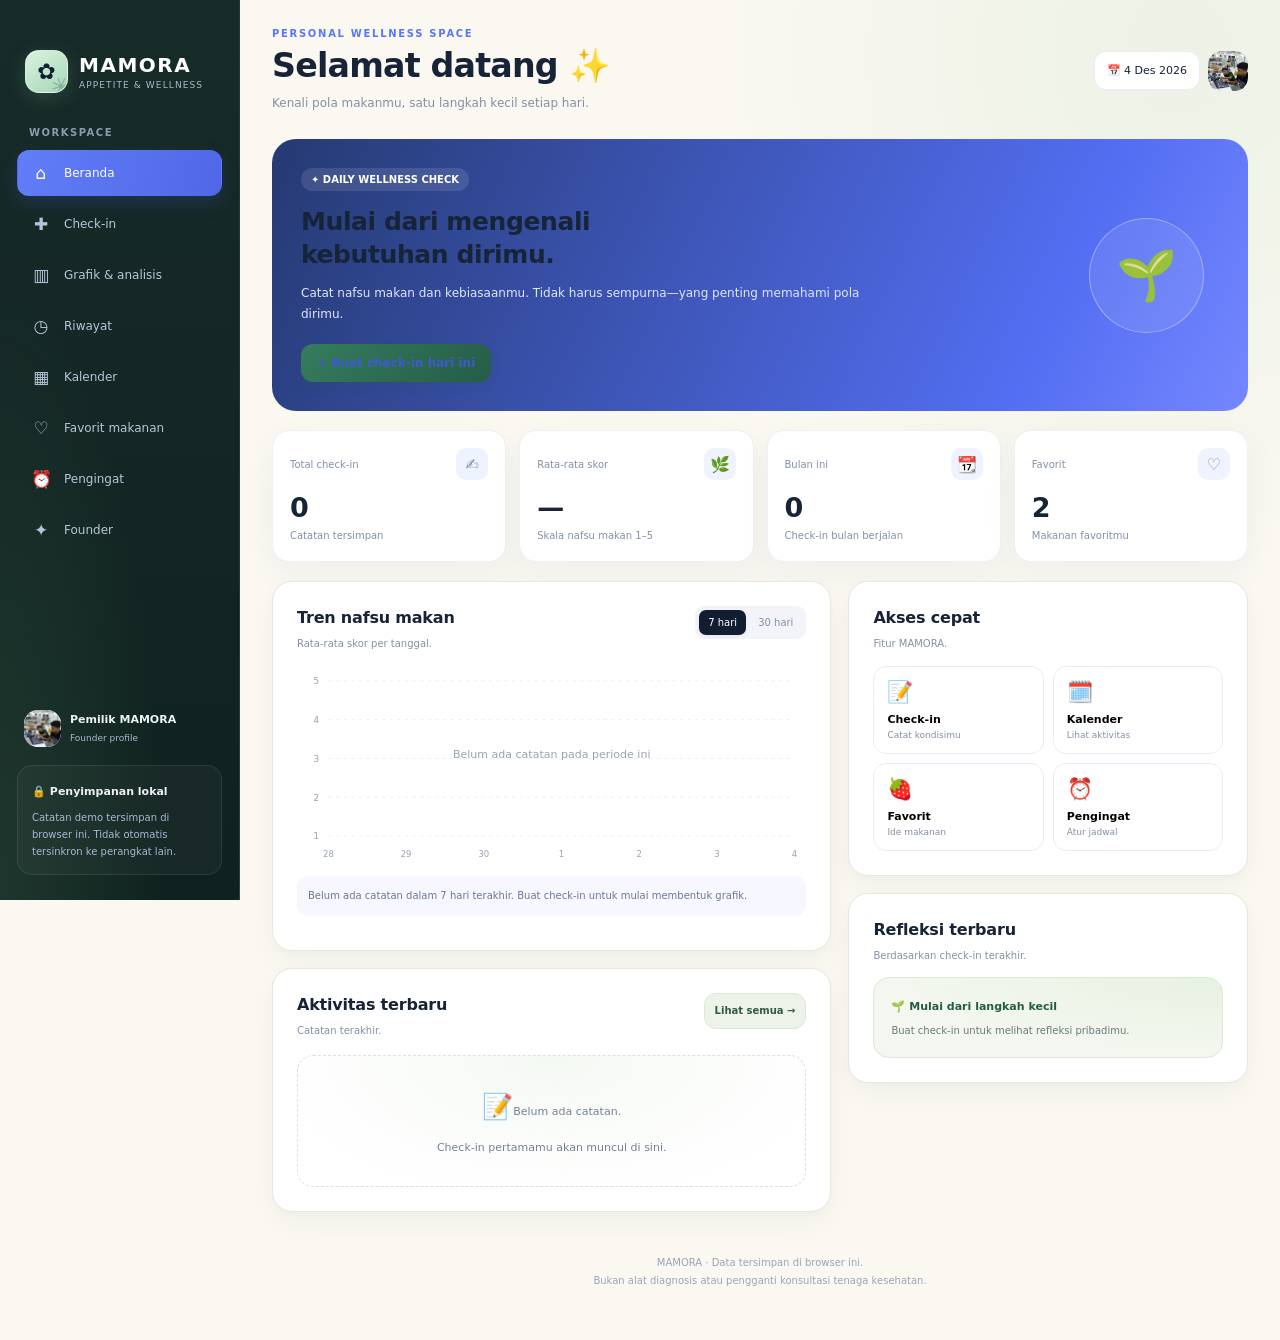
<file: index.html>
<!DOCTYPE html>
<html lang="id">
<head>
<meta charset="UTF-8">
<meta name="viewport" content="width=device-width, initial-scale=1">
<meta name="theme-color" content="#101b32">
<title>MAMORA — Appetite & Wellness</title>
<style>
:root{
  --navy:#101b32;--blue:#5877f7;--blue2:#edf1ff;
  --bg:#f5f7fb;--surface:#fff;--ink:#17243b;
  --muted:#8390a5;--line:#e8edf5;--green:#168568;
  --mint:#e6f8ef;--amber:#fff4df;--red:#fff0f0;
  --shadow:0 12px 35px #1d2f540c;--radius:20px
}
*{box-sizing:border-box}
body{margin:0;background:var(--bg);color:var(--ink);
font-family:Inter,system-ui,-apple-system,"Segoe UI",sans-serif}
button,input,select,textarea{font:inherit}
button{cursor:pointer}
button:focus-visible,input:focus-visible,select:focus-visible,
textarea:focus-visible{outline:3px solid #aabaff;outline-offset:2px}
button:disabled{opacity:.5;cursor:not-allowed}
.hidden{display:none!important}
.muted{color:var(--muted)}
.small{font-size:11px;line-height:1.8}
.eyebrow{font-size:10px;letter-spacing:1.7px;font-weight:800;color:var(--blue)}
h1{font-size:clamp(24px,3vw,32px);letter-spacing:-.8px;margin:7px 0}
h2{letter-spacing:-.6px}
h3{font-size:15px}
p{line-height:1.75}
button:active{transform:scale(.99)}
.btn{display:inline-flex;align-items:center;justify-content:center;gap:8px;
border:0;border-radius:11px;padding:12px 16px;background:var(--blue);
color:#fff;font-size:12px;font-weight:750;transition:.18s}
.btn:hover{filter:brightness(.96)}
.btn.soft{background:var(--blue2);color:#5067dc}
.btn.outline{background:#fff;border:1px solid var(--line);color:#536078}
.btn.danger{background:var(--red);color:#bd4949}
.btn.block{width:100%}
.btn.small{padding:8px 10px;font-size:10px}
.card{background:var(--surface);border:1px solid #edf0f6;
border-radius:var(--radius);box-shadow:var(--shadow);padding:21px;min-width:0}
.card h3{margin-top:0}
.field{display:grid;gap:7px;margin-bottom:16px}
.field label,.field-label{font-size:11px;font-weight:800;color:#4c5970}
.field input,.field select,.field textarea,.search{
width:100%;min-width:0;padding:12px;border:1px solid #e4e9f2;
border-radius:11px;background:#fff;color:var(--ink);font-size:12px}
.field textarea{resize:vertical;min-height:80px}
.field-grid{display:grid;grid-template-columns:1fr 1fr;gap:12px}
.form-hint{font-size:11px;color:var(--muted);line-height:1.8}
.tag{display:inline-flex;padding:6px 10px;border-radius:99px;
font-size:10px;background:var(--blue2);color:#5067dc;font-weight:750}
.divider{height:1px;background:var(--line);margin:18px 0}
.toast{position:fixed;z-index:100;bottom:22px;right:22px;max-width:340px;
background:#15213a;color:white;padding:13px 17px;border-radius:12px;
font-size:12px;box-shadow:var(--shadow);display:none}
.toast.show{display:block}

/* LOGIN */
.login-screen{min-height:100vh;display:grid;grid-template-columns:1.05fr .95fr;
background:#fff}
.login-art{position:relative;overflow:hidden;display:flex;flex-direction:column;
justify-content:space-between;padding:clamp(28px,5vw,68px);
background:linear-gradient(145deg,#101b32,#263c76 62%,#5b73e8);color:#fff}
.login-art:before,.login-art:after{content:"";position:absolute;border:1px solid #ffffff24;
border-radius:50%;width:300px;height:300px;right:-90px;top:12%;
box-shadow:0 0 0 30px #ffffff08,0 0 0 65px #ffffff05}
.login-art:after{width:180px;height:180px;top:auto;bottom:8%;right:15%}
.login-brand{display:flex;gap:12px;align-items:center;position:relative;z-index:1}
.brand-mark{display:grid;place-items:center;width:43px;height:43px;
border-radius:14px;background:linear-gradient(135deg,#91a2ff,#526ef2);font-size:22px}
.brand-name{font-size:20px;font-weight:850;letter-spacing:1.3px}
.login-message{position:relative;z-index:1;max-width:520px}
.login-message h1{font-size:clamp(35px,5vw,58px);line-height:1.08;letter-spacing:-2px}
.login-message p{max-width:420px;color:#dbe3ff;font-size:13px}
.login-points{display:grid;gap:13px;margin-top:27px;font-size:12px;color:#e2e8ff}
.login-point{display:flex;gap:10px;align-items:center}
.login-foot{position:relative;z-index:1;color:#b9c6e8;font-size:10px;line-height:1.8}
.login-side{display:grid;place-items:center;padding:30px}
.login-box{width:min(100%,390px)}
.login-box h2{font-size:27px;margin:12px 0 7px}
.login-box .field{margin-top:20px}
.login-lock{display:grid;place-items:center;width:52px;height:52px;border-radius:17px;
background:var(--blue2);font-size:24px}
.login-error{color:#b84747;font-size:11px;margin:0 0 12px}
.login-owner{display:flex;align-items:center;gap:12px;margin-top:23px;
padding:13px;border:1px solid var(--line);border-radius:14px}
.owner-mini{width:44px;height:44px;border-radius:14px;background:#edf1ff;
display:grid;place-items:center;overflow:hidden;color:#5369dc;font-weight:800}
.owner-mini img{width:100%;height:100%;object-fit:cover}

/* APP SHELL */
.sidebar{position:fixed;inset:0 auto 0 0;width:240px;background:var(--navy);
color:white;padding:25px 17px;display:flex;flex-direction:column;z-index:20}
.brand{display:flex;align-items:center;gap:11px;padding:0 8px 29px}
.brand-sub{font-size:9px;color:#a9b7d2;letter-spacing:1.3px;margin-top:3px}
.nav-label{padding:0 12px;margin:9px 0 12px;color:#8290ad;font-size:10px;
letter-spacing:1.4px;font-weight:800}
.nav-list{display:grid;gap:6px}
.nav-btn{width:100%;display:flex;align-items:center;gap:12px;padding:12px;
border:0;border-radius:12px;background:transparent;color:#b9c4da;
text-align:left;font-size:12px}
.nav-btn:hover{background:#ffffff0d;color:#fff}
.nav-btn.active{color:#fff;background:linear-gradient(100deg,#627df8,#5068e8);
box-shadow:0 7px 18px #435dd733}
.nav-icon{width:22px;text-align:center;font-size:17px}
.sidebar-bottom{margin-top:auto}
.privacy{padding:14px;border:1px solid #ffffff18;border-radius:15px;background:#ffffff08}
.privacy strong{font-size:11px}
.privacy p{font-size:10px;line-height:1.7;color:#a9b7d2;margin-bottom:0}
.sidebar-owner{display:flex;align-items:center;gap:9px;padding:12px 7px 18px}
.sidebar-owner .owner-mini{width:37px;height:37px;flex-shrink:0}
.sidebar-owner strong{font-size:11px;display:block}
.sidebar-owner small{font-size:9px;color:#a9b7d2}
.main{margin-left:240px;padding:28px 32px 50px;max-width:1800px;min-height:100vh}
.topbar{display:flex;justify-content:space-between;align-items:center;gap:12px;margin-bottom:26px}
.top-sub{font-size:12px;color:var(--muted);margin:5px 0 0}
.top-actions{display:flex;align-items:center;gap:8px}
.date-chip{padding:12px;border:1px solid var(--line);border-radius:12px;background:#fff;font-size:11px}
.avatar{width:40px;height:40px;border-radius:13px;background:#e7ecff;color:#5269db;
display:grid;place-items:center;font-weight:800;overflow:hidden}
.avatar img{width:100%;height:100%;object-fit:cover}
.view{display:none}
.view.active{display:block;animation:appear .2s ease}
@keyframes appear{from{opacity:.5;transform:translateY(4px)}to{opacity:1;transform:none}}
.hero{display:grid;grid-template-columns:1fr 130px;gap:18px;align-items:center;
padding:29px;border-radius:24px;background:linear-gradient(115deg,#253a72,#536ef2 78%,#7587ff);
color:#fff;margin-bottom:19px;overflow:hidden}
.hero h2{font-size:clamp(24px,3vw,33px);line-height:1.2;margin:15px 0 9px}
.hero p{font-size:12px;color:#e0e6ff;max-width:560px}
.hero-orb{width:115px;height:115px;border:1px solid #ffffff55;border-radius:50%;
display:grid;place-items:center;background:#ffffff17;font-size:49px}
.hero .btn{background:#fff;color:#4158cf;margin-top:8px}
.stats{display:grid;grid-template-columns:repeat(4,minmax(0,1fr));gap:13px;margin-bottom:19px}
.stat{padding:17px;border:1px solid #edf0f6;border-radius:17px;background:#fff;box-shadow:var(--shadow)}
.stat-head{display:flex;justify-content:space-between;align-items:center;gap:8px;font-size:10px;color:var(--muted)}
.stat-icon{width:32px;height:32px;display:grid;place-items:center;border-radius:10px;background:#eff2ff;font-size:16px}
.stat-number{font-size:27px;font-weight:850;letter-spacing:-.8px;margin-top:12px}
.stat-foot{font-size:10px;color:var(--muted);line-height:1.6;margin-top:5px}
.content-grid{display:grid;grid-template-columns:minmax(0,1.4fr) minmax(240px,1fr);gap:17px;align-items:start}
.panel{padding:20px;background:#fff;border:1px solid #edf0f6;border-radius:19px;
box-shadow:var(--shadow);margin-bottom:17px;min-width:0}
.panel-head{display:flex;justify-content:space-between;align-items:flex-start;gap:10px;margin-bottom:16px}
.panel-title{font-size:14px;font-weight:800;margin:0}
.panel-sub{font-size:10px;color:var(--muted);line-height:1.7;margin:6px 0 0}
.period{display:flex;gap:3px;padding:4px;border-radius:9px;background:#f2f4fa;flex-shrink:0}
.period button{border:0;background:transparent;padding:7px 9px;border-radius:7px;color:var(--muted);font-size:10px}
.period button.active{background:#fff;color:#435bd3;box-shadow:0 2px 5px #0000000b}
.chart{width:100%;height:auto;display:block;overflow:visible}
.chart-note{margin-top:12px;padding:11px;border-radius:11px;background:#f7f8ff;
color:#697694;font-size:10px;line-height:1.8}
.quick-grid{display:grid;grid-template-columns:1fr 1fr;gap:9px}
.quick{padding:13px;border:1px solid var(--line);border-radius:13px;background:#fff;text-align:left}
.quick:hover{background:#fafbff;border-color:#c5d0ff}
.quick span{font-size:21px;display:block;margin-bottom:9px}
.quick strong{font-size:11px;display:block}
.quick small{font-size:9px;color:var(--muted);display:block;margin-top:4px}
.feedback{padding:14px;border-radius:13px;background:#f0fbf5;border:1px solid #dcece6}
.feedback.warning{background:#fff8e9;border-color:#f3e3b9}
.feedback strong{font-size:11px}
.feedback p{font-size:10px;color:#687b79;line-height:1.8;margin:8px 0 0}
.section-heading{display:flex;justify-content:space-between;align-items:flex-end;gap:14px;margin-bottom:19px}
.section-heading h2{font-size:24px;margin:6px 0}
.section-heading p{font-size:11px;color:var(--muted);margin:0;line-height:1.7}
.form-layout{display:grid;grid-template-columns:minmax(0,1.2fr) minmax(240px,.8fr);gap:17px;align-items:start}
.form-card{padding:22px;border:1px solid #edf0f6;border-radius:19px;background:#fff;box-shadow:var(--shadow)}
.scale{display:grid;grid-template-columns:repeat(5,minmax(0,1fr));gap:6px}
.scale label input{position:absolute;opacity:0}
.scale label span{display:grid;place-items:center;gap:6px;min-height:70px;
border:1px solid var(--line);border-radius:12px;font-size:21px}
.scale label input:checked+span{border-color:var(--blue);background:var(--blue2)}
.scale small{font-size:8px;color:var(--muted)}
.entry-list{display:grid;gap:10px}
.entry{display:flex;align-items:flex-start;gap:11px;padding:13px;border:1px solid var(--line);
border-radius:13px;background:#fff}
.entry-emoji{width:38px;height:38px;flex-shrink:0;display:grid;place-items:center;
background:#f0f3ff;border-radius:12px;font-size:19px}
.entry-body{flex:1;min-width:0}
.entry-title{font-size:11px;font-weight:800;overflow-wrap:anywhere}
.entry-meta{font-size:10px;color:var(--muted);line-height:1.7;margin-top:5px;overflow-wrap:anywhere}
.entry-score{display:inline-block;margin-top:7px;padding:5px 8px;border-radius:7px;
background:#eef2ff;color:#536bd8;font-size:9px;font-weight:800}
.entry-actions{display:flex;flex-direction:column;gap:5px;align-items:flex-end}
.empty{text-align:center;color:var(--muted);font-size:11px;line-height:1.8;padding:24px 10px}
.empty span{display:block;font-size:28px;margin-bottom:7px}
.search-row{display:flex;gap:9px;flex-wrap:wrap;margin-bottom:15px}
.search-row .search{flex:1;min-width:150px}
.calendar-card{padding:19px;background:#fff;border:1px solid var(--line);
border-radius:19px;box-shadow:var(--shadow)}
.calendar-toolbar{display:flex;justify-content:space-between;align-items:center;margin-bottom:17px}
.calendar-toolbar h3{margin:0}
.icon-btn{width:35px;height:35px;border:1px solid var(--line);border-radius:10px;background:#fff}
.calendar-grid{display:grid;grid-template-columns:repeat(7,minmax(0,1fr));gap:5px}
.weekday{text-align:center;font-size:9px;font-weight:800;color:var(--muted);padding:8px 0}
.calday{position:relative;min-height:58px;border:1px solid transparent;border-radius:10px;
background:#f8f9fc;color:#4b5870;font-size:11px}
.calday.outside{background:#fff;color:#c2c9d5}
.calday.today{border-color:var(--blue);color:var(--blue);font-weight:800}
.calday.selected{background:var(--blue2);border-color:var(--blue)}
.calday.has::after{content:"";position:absolute;bottom:5px;left:50%;width:5px;height:5px;
border-radius:50%;background:var(--green);transform:translateX(-50%)}
.food-grid{display:grid;grid-template-columns:repeat(3,minmax(0,1fr));gap:12px}
.food-card{padding:16px;border:1px solid var(--line);border-radius:16px;background:#fff;box-shadow:var(--shadow)}
.food-top{display:flex;justify-content:space-between;align-items:center}
.food-emoji{width:44px;height:44px;border-radius:14px;background:#f3f4ff;display:grid;place-items:center;font-size:24px}
.favorite{width:33px;height:33px;border:1px solid var(--line);border-radius:10px;background:#fff;font-size:17px}
.favorite.active{color:#e65b76;background:#fff0f3}
.food-card h3{font-size:12px;margin:14px 0 6px}
.food-card p{min-height:34px;font-size:10px;color:var(--muted);line-height:1.7}
.food-use{display:flex;gap:6px}
.food-use select{min-width:0;flex:1;border:1px solid var(--line);border-radius:9px;padding:7px;font-size:10px}
.reminder-row{display:flex;align-items:center;gap:10px;padding:13px;border:1px solid var(--line);border-radius:13px;margin-bottom:9px}
.reminder-symbol{width:39px;height:39px;display:grid;place-items:center;background:#f1f3ff;border-radius:12px;font-size:20px}
.reminder-info{flex:1;min-width:0}
.reminder-info strong{font-size:11px;display:block}
.reminder-info small{font-size:9px;color:var(--muted);display:block;margin-top:4px}
.reminder-time{font-size:12px;font-weight:800}
.switch{width:37px;height:21px;position:relative;flex-shrink:0}
.switch input{opacity:0;width:0;height:0}
.switch span{position:absolute;inset:0;background:#dce1eb;border-radius:99px;cursor:pointer}
.switch span:before{content:"";position:absolute;width:15px;height:15px;left:3px;top:3px;background:#fff;border-radius:50%;transition:.2s}
.switch input:checked+span{background:var(--blue)}
.switch input:checked+span:before{transform:translateX(16px)}
.reminder-form{display:grid;grid-template-columns:1fr 1fr auto;gap:9px;align-items:end}
.reminder-form .field{margin:0}
.founder-cover{position:relative;overflow:hidden;min-height:210px;border-radius:20px;
background:linear-gradient(120deg,#263a70,#6278ef);color:white;padding:27px;
display:flex;align-items:flex-end}
.founder-cover:after{content:"✳";position:absolute;right:8%;top:-30px;font-size:180px;color:#ffffff12}
.founder-cover h2{font-size:clamp(25px,4vw,38px);margin:8px 0}
.founder-cover p{max-width:560px;color:#e0e6ff;font-size:12px;margin-bottom:0}
.founder-layout{display:grid;grid-template-columns:minmax(240px,.75fr) minmax(0,1.25fr);gap:17px;margin-top:17px}
.founder-photo-wrap{display:grid;place-items:center}
.founder-photo{width:min(100%,340px);aspect-ratio:4/5;border-radius:22px;overflow:hidden;
background:linear-gradient(145deg,#e7ecff,#dff8ed);display:grid;place-items:center;
color:#5168dc;text-align:center;padding:20px}
.founder-photo img{width:100%;height:100%;object-fit:cover}
.photo-placeholder .symbol{font-size:56px;display:block}
.photo-placeholder strong{display:block;margin:12px 0 5px;font-size:14px}
.photo-placeholder p{font-size:10px;color:#687b92;line-height:1.7}
.owner-title{font-size:10px;color:var(--blue);letter-spacing:1.4px;font-weight:800}
.owner-name{font-size:25px;font-weight:850;margin:9px 0}
.founder-copy{font-size:12px;line-height:1.9;color:#637089}
.mini-stat{padding:14px;border:1px solid var(--line);border-radius:13px;background:#fafbff}
.mini-stat strong{font-size:12px;display:block;margin-bottom:5px}
.mini-stat p{font-size:10px;color:var(--muted);margin:0;line-height:1.8}
.profile-grid{display:grid;grid-template-columns:1fr 1fr;gap:11px;margin-top:15px}
.footer-note{text-align:center;color:#9aa4b5;font-size:10px;line-height:1.8;margin-top:25px}
.mobile-nav{display:none}

@media(max-width:1120px){
.sidebar{width:210px}.main{margin-left:210px;padding:23px}
.stats{grid-template-columns:repeat(2,minmax(0,1fr))}
.content-grid{grid-template-columns:1fr}.food-grid{grid-template-columns:repeat(2,minmax(0,1fr))}
}
@media(max-width:720px){
.login-screen{grid-template-columns:1fr}
.login-art{min-height:250px;padding:22px}
.login-message{margin-top:34px}
.login-message h1{font-size:35px}
.login-message p{font-size:11px}
.login-points{display:none}
.login-foot{margin-top:25px}
.login-side{padding:27px 20px 40px}
.sidebar{display:none}
.main{margin-left:0;padding:18px 14px 95px}
.topbar{align-items:flex-start;margin-bottom:20px}
.top-sub{max-width:270px}
.date-chip{display:none}
.top-actions .btn{padding:10px;font-size:10px}
.hero{grid-template-columns:1fr 66px;padding:21px 17px}
.hero h2{font-size:23px}
.hero p{font-size:11px}
.hero-orb{width:64px;height:64px;font-size:30px}
.stats{gap:9px}
.stat{padding:13px;border-radius:15px}
.stat-number{font-size:24px}
.stat-head{font-size:9px}
.stat-icon{width:28px;height:28px}
.content-grid,.form-layout,.founder-layout{grid-template-columns:1fr;gap:13px}
.panel,.form-card{padding:16px;border-radius:17px}
.section-heading{align-items:flex-start;flex-direction:column}
.section-heading h2{font-size:22px}
.food-grid{grid-template-columns:1fr 1fr;gap:9px}
.food-card{padding:12px}
.food-use{flex-direction:column}
.food-use .btn{width:100%}
.scale{gap:4px}
.scale label span{min-height:65px;font-size:19px}
.scale small{font-size:7px}
.field-grid{gap:9px}
.calendar-card{padding:12px}
.calendar-grid{gap:3px}
.calday{min-height:45px}
.reminder-form{grid-template-columns:1fr 1fr}
.reminder-form .btn{grid-column:1/-1;width:100%}
.entry{gap:8px;padding:11px}
.entry-emoji{width:33px;height:33px;font-size:17px}
.entry-actions .btn{padding:7px}
.founder-photo{max-width:250px}
.mobile-nav{position:fixed;inset:auto 0 0;z-index:30;display:flex;justify-content:space-around;
gap:2px;padding:7px 4px calc(7px + env(safe-area-inset-bottom));
border-top:1px solid #e9edf5;background:#fffffff0;backdrop-filter:blur(14px)}
.mobile-nav .nav-btn{flex:1;display:flex;flex-direction:column;align-items:center;
justify-content:center;gap:4px;padding:7px 1px;font-size:9px;color:#8590a4}
.mobile-nav .nav-btn.active{color:#5369e5;background:#eef1ff;box-shadow:none}
.mobile-nav .nav-icon{font-size:18px;width:auto}
.toast{right:12px;bottom:80px}
}
@media(prefers-reduced-motion:reduce){*,*::before,*::after{animation-duration:.01ms!important;transition-duration:.01ms!important}}
</style>
  <link rel="stylesheet" href="static/mamora-premium.css">
</head>
<body>

<!-- MAIN APP -->
<div id="appShell">
  <aside class="sidebar">
    <div class="brand">
      <div class="brand-mark">✿</div>
      <div><div class="brand-name">MAMORA</div><div class="brand-sub">APPETITE & WELLNESS</div></div>
    </div>
    <div class="nav-label">Workspace</div>
    <nav class="nav-list">
      <button class="nav-btn active" data-view="home"><span class="nav-icon">⌂</span>Beranda</button>
      <button class="nav-btn" data-view="checkin"><span class="nav-icon">✚</span>Check-in</button>
      <button class="nav-btn" data-view="analytics"><span class="nav-icon">▥</span>Grafik & analisis</button>
      <button class="nav-btn" data-view="history"><span class="nav-icon">◷</span>Riwayat</button>
      <button class="nav-btn" data-view="calendar"><span class="nav-icon">▦</span>Kalender</button>
      <button class="nav-btn" data-view="favorites"><span class="nav-icon">♡</span>Favorit makanan</button>
      <button class="nav-btn" data-view="reminders"><span class="nav-icon">⏰</span>Pengingat</button>
      <button class="nav-btn" data-view="founder"><span class="nav-icon">✦</span>Founder</button>
    </nav>
    <div class="sidebar-bottom">
      <div class="sidebar-owner"><div class="owner-mini" id="sideOwnerMini">✿</div><div><strong>Pemilik MAMORA</strong><small>Founder profile</small></div></div>
      <div class="privacy"><strong>🔒 Penyimpanan lokal</strong><p>Catatan demo tersimpan di browser ini. Tidak otomatis tersinkron ke perangkat lain.</p></div>
      
    </div>
  </aside>

  <main class="main">
    <header class="topbar">
      <div><div class="eyebrow">PERSONAL WELLNESS SPACE</div><h1 id="pageTitle">Selamat datang ✨</h1><p class="top-sub" id="pageSubtitle">Kenali pola makanmu, satu langkah kecil setiap hari.</p></div>
      <div class="top-actions"><div class="date-chip" id="todayChip">📅 —</div><div class="avatar" id="topAvatar">M</div></div>
    </header>

    <!-- HOME -->
    <section class="view active" id="view-home">
      <div class="hero">
        <div><span class="tag" style="background:#ffffff1c;color:#fff">✦ DAILY WELLNESS CHECK</span>
          <h2>Mulai dari mengenali<br>kebutuhan dirimu.</h2>
          <p>Catat nafsu makan dan kebiasaanmu. Tidak harus sempurna—yang penting memahami pola dirimu.</p>
          <button class="btn" data-go="checkin">+ Buat check-in hari ini</button>
        </div><div class="hero-orb">🌱</div>
      </div>
      <div class="stats">
        <article class="stat"><div class="stat-head">Total check-in <span class="stat-icon">✍️</span></div><div class="stat-number" id="statTotal">0</div><div class="stat-foot">Catatan tersimpan</div></article>
        <article class="stat"><div class="stat-head">Rata-rata skor <span class="stat-icon">🌿</span></div><div class="stat-number" id="statAvg">—</div><div class="stat-foot">Skala nafsu makan 1–5</div></article>
        <article class="stat"><div class="stat-head">Bulan ini <span class="stat-icon">📆</span></div><div class="stat-number" id="statMonth">0</div><div class="stat-foot">Check-in bulan berjalan</div></article>
        <article class="stat"><div class="stat-head">Favorit <span class="stat-icon">♡</span></div><div class="stat-number" id="statFav">0</div><div class="stat-foot">Makanan favoritmu</div></article>
      </div>
      <div class="content-grid">
        <div>
          <section class="panel">
            <div class="panel-head"><div><h3 class="panel-title">Tren nafsu makan</h3><p class="panel-sub">Rata-rata skor per tanggal.</p></div><div class="period"><button class="active" data-period="7">7 hari</button><button data-period="30">30 hari</button></div></div>
            <svg id="homeChart" class="chart" viewBox="0 0 600 230" role="img" aria-label="Grafik nafsu makan"></svg>
            <p class="chart-note" id="homeChartNote">Grafik akan terisi setelah check-in.</p>
          </section>
          <section class="panel"><div class="panel-head"><div><h3 class="panel-title">Aktivitas terbaru</h3><p class="panel-sub">Catatan terakhir.</p></div><button class="btn soft small" data-go="history">Lihat semua →</button></div><div class="entry-list" id="recentEntries"></div></section>
        </div>
        <div>
          <section class="panel"><h3 class="panel-title">Akses cepat</h3><p class="panel-sub" style="margin-bottom:14px">Fitur MAMORA.</p><div class="quick-grid">
            <button class="quick" data-go="checkin"><span>📝</span><strong>Check-in</strong><small>Catat kondisimu</small></button>
            <button class="quick" data-go="calendar"><span>🗓️</span><strong>Kalender</strong><small>Lihat aktivitas</small></button>
            <button class="quick" data-go="favorites"><span>🍓</span><strong>Favorit</strong><small>Ide makanan</small></button>
            <button class="quick" data-go="reminders"><span>⏰</span><strong>Pengingat</strong><small>Atur jadwal</small></button>
          </div></section>
          <section class="panel"><h3 class="panel-title">Refleksi terbaru</h3><p class="panel-sub" style="margin-bottom:13px">Berdasarkan check-in terakhir.</p><div id="homeFeedback" class="feedback"><strong>🌱 Mulai dari langkah kecil</strong><p>Buat check-in untuk melihat refleksi pribadimu.</p></div></section>
        </div>
      </div>
    </section>

    <!-- CHECK-IN -->
    <section class="view" id="view-checkin">
      <div class="section-heading"><div><div class="eyebrow">DAILY JOURNAL</div><h2>Check-in harian</h2><p>Isi sesuai keadaanmu. Tidak ada jawaban benar atau salah.</p></div></div>
      <div class="form-layout">
        <form class="form-card" id="checkinForm">
          <h3>Bagaimana keadaanmu?</h3><p class="form-hint">Kolom bertanda wajib harus diisi.</p>
          <div class="field-grid">
            <div class="field"><label for="entryDate">Tanggal</label><input id="entryDate" name="date" type="date" required></div>
            <div class="field"><label for="meal">Waktu makan</label><select id="meal" name="meal" required><option value="">Pilih</option><option>Sarapan</option><option>Makan siang</option><option>Makan malam</option><option>Camilan</option><option>Lainnya</option></select></div>
          </div>
          <div class="field"><span class="field-label">Seberapa besar nafsu makanmu?</span><div class="scale">
            <label><input type="radio" name="appetite" value="1" required><span>😣<small>Sangat rendah</small></span></label>
            <label><input type="radio" name="appetite" value="2"><span>😕<small>Rendah</small></span></label>
            <label><input type="radio" name="appetite" value="3"><span>😐<small>Biasa</small></span></label>
            <label><input type="radio" name="appetite" value="4"><span>🙂<small>Baik</small></span></label>
            <label><input type="radio" name="appetite" value="5"><span>😋<small>Sangat baik</small></span></label>
          </div></div>
          <div class="field-grid">
            <div class="field"><label for="mood">Suasana hati</label><select id="mood" name="mood" required><option value="">Pilih</option><option>Senang</option><option>Tenang</option><option>Biasa saja</option><option>Cemas</option><option>Sedih</option><option>Lelah</option></select></div>
            <div class="field"><label for="portion">Porsi yang dimakan</label><select id="portion" name="portion" required><option value="">Pilih</option><option>Belum makan</option><option>Sedikit</option><option>Sekitar setengah</option><option>Hampir habis</option><option>Habis</option></select></div>
          </div>
          <div class="field"><label for="symptoms">Keluhan (opsional)</label><select id="symptoms" name="symptoms"><option>Tidak ada</option><option>Mual</option><option>Perut kembung</option><option>Sakit perut</option><option>Cepat kenyang</option><option>Lelah</option><option>Lainnya</option></select></div>
          <div class="field"><label for="foodEaten">Makanan yang dikonsumsi</label><input id="foodEaten" name="food" maxlength="120" placeholder="Contoh: nasi, telur, sup ayam"></div>
          <div class="field"><label for="notes">Catatan tambahan</label><textarea id="notes" name="notes" maxlength="500" placeholder="Apa yang membuatmu nyaman atau kurang nyaman?"></textarea></div>
          <button class="btn block" type="submit">Simpan check-in & lihat feedback →</button>
          <div id="checkinResult" style="margin-top:14px" aria-live="polite"></div>
        </form>
        <div>
          <section class="panel"><h3>🌿 Dengarkan tubuhmu</h3><p class="panel-sub">Perhatikan kapan kamu merasa nyaman makan, makanan apa yang kamu sukai, dan situasi yang mungkin memengaruhi nafsu makan.</p></section>
          <section class="panel"><h3>💛 Kesehatan tetap utama</h3><p class="panel-sub">Jika nafsu makan terus menurun, kamu sulit makan atau minum, atau keluhan menetap, bicarakan dengan orang tua/wali dan tenaga kesehatan.</p></section>
        </div>
      </div>
    </section>

    <!-- ANALYTICS -->
    <section class="view" id="view-analytics">
      <div class="section-heading"><div><div class="eyebrow">YOUR PATTERNS</div><h2>Grafik & analisis</h2><p>Ringkasan catatan, bukan diagnosis medis.</p></div><div class="period"><button class="active" data-period="7">7 hari</button><button data-period="30">30 hari</button></div></div>
      <section class="panel"><div class="panel-head"><div><h3 class="panel-title">Perjalanan nafsu makan</h3><p class="panel-sub">Rata-rata skor per tanggal.</p></div></div><svg id="analyticsChart" class="chart" viewBox="0 0 600 260" role="img" aria-label="Grafik analisis"></svg><p class="chart-note" id="analyticsNote"></p></section>
      <div class="stats">
        <article class="stat"><div class="stat-head">Rata-rata 7 hari</div><div class="stat-number" id="avg7">—</div><div class="stat-foot">Skor dari catatan yang ada</div></article>
        <article class="stat"><div class="stat-head">Rata-rata 30 hari</div><div class="stat-number" id="avg30">—</div><div class="stat-foot">Skor dari catatan yang ada</div></article>
        <article class="stat"><div class="stat-head">Hari tercatat</div><div class="stat-number" id="daysRecorded">0</div><div class="stat-foot">Tanggal unik</div></article>
        <article class="stat"><div class="stat-head">Skor terbaru</div><div class="stat-number" id="latestScore">—</div><div class="stat-foot">Check-in terakhir</div></article>
      </div>
    </section>

    <!-- HISTORY -->
    <section class="view" id="view-history">
      <div class="section-heading"><div><div class="eyebrow">YOUR JOURNAL</div><h2>Riwayat check-in</h2><p>Temukan kembali catatanmu.</p></div><button class="btn soft" id="exportCsv">↓ Ekspor CSV</button></div>
      <section class="panel">
        <div class="search-row"><input class="search" id="historySearch" type="search" placeholder="Cari makanan, suasana hati, catatan..."><input class="search" id="historyDate" type="date" aria-label="Filter tanggal" style="max-width:180px"><button class="btn outline" id="resetFilter">Reset</button></div>
        <div class="entry-list" id="historyEntries"></div>
        <div style="display:flex;justify-content:space-between;align-items:center;gap:10px;margin-top:18px;flex-wrap:wrap"><span class="muted small" id="historyCount"></span><button class="btn danger small" id="clearEntries">Hapus semua riwayat</button></div>
      </section>
    </section>

    <!-- CALENDAR -->
    <section class="view" id="view-calendar">
      <div class="section-heading"><div><div class="eyebrow">YOUR CONSISTENCY</div><h2>Kalender check-in</h2><p>Pilih tanggal untuk melihat catatan.</p></div></div>
      <section class="calendar-card"><div class="calendar-toolbar"><button class="icon-btn" id="prevMonth" aria-label="Bulan sebelumnya">←</button><h3 id="calendarMonth"></h3><button class="icon-btn" id="nextMonth" aria-label="Bulan berikutnya">→</button></div><div class="calendar-grid" id="calendarGrid"></div><div class="divider"></div><h3 id="calendarSelectedTitle">Catatan tanggal terpilih</h3><div class="entry-list" id="calendarEntries"></div></section>
    </section>

    <!-- FAVORITES -->
    <section class="view" id="view-favorites">
      <div class="section-heading"><div><div class="eyebrow">FOOD IDEAS</div><h2>Favorit makanan</h2><p>Simpan makanan yang kamu sukai atau ingin coba.</p></div></div>
      <section class="panel"><h3>Tambah makanan sendiri</h3><p class="panel-sub">Ini daftar ide pribadi, bukan rekomendasi medis.</p><form id="customFoodForm" class="search-row" style="margin-top:13px"><input class="search" id="customFoodName" maxlength="70" required placeholder="Nama makanan"><input class="search" id="customFoodEmoji" maxlength="8" placeholder="🍲" aria-label="Emoji" style="max-width:75px"><button class="btn" type="submit">+ Tambah</button></form></section>
      <div class="food-grid" id="foodGrid"></div>
    </section>

    <!-- REMINDERS -->
    <section class="view" id="view-reminders">
      <div class="section-heading"><div><div class="eyebrow">GENTLE ROUTINE</div><h2>Pengingat waktu makan</h2><p>Atur rutinitas fleksibel sesuai kebutuhanmu.</p></div></div>
      <div class="form-layout"><section class="form-card"><h3>Jadwal pengingat</h3><p class="panel-sub" style="margin-bottom:15px">Aktif saat halaman MAMORA terbuka.</p><div id="reminderList"></div>
        <form id="reminderForm" class="reminder-form"><div class="field"><label for="reminderName">Nama pengingat</label><input id="reminderName" maxlength="40" required placeholder="Camilan sore"></div><div class="field"><label for="reminderTime">Waktu</label><input id="reminderTime" type="time" value="15:00" required></div><button class="btn" type="submit">+ Tambah</button></form>
        <p class="panel-sub" style="margin-top:15px">Pengingat tidak dijamin berbunyi saat browser ditutup.</p><button class="btn outline small" id="notificationPermission" style="margin-top:10px">Aktifkan izin notifikasi</button>
      </section><div><section class="panel"><h3>⏰ Cara kerja</h3><p class="panel-sub">MAMORA memeriksa jadwal selama halaman tetap terbuka. Ini bukan alarm background yang dijamin bekerja setelah browser ditutup.</p></section><section class="panel"><h3>💛 Tetap fleksibel</h3><p class="panel-sub">Pengingat hanyalah bantuan. Sesuaikan jadwal dengan kebutuhan dan ceritakan kepada orang tepercaya jika kamu membutuhkan dukungan.</p></section></div></div>
    </section>

    <!-- FOUNDER -->
    <section class="view" id="view-founder">
      <div class="founder-cover"><div style="position:relative;z-index:1"><span class="tag" style="background:#ffffff1c;color:white">THE STORY BEHIND MAMORA</span><h2>Berawal dari kepedulian,<br>dibangun untuk memahami.</h2><p>MAMORA dibuat sebagai proyek edukasi untuk membantu pengguna mencatat pola nafsu makan dan melakukan refleksi harian secara sederhana.</p></div></div>
      <div class="founder-layout">
        <section class="card founder-photo-wrap">
          <div class="founder-photo" id="founderPhoto"><div class="photo-placeholder"><span class="symbol">✿</span><strong>Foto Founder</strong><p>Unggah fotomu sendiri di bagian pengaturan profil di samping.</p></div></div>
          <div style="width:100%;margin-top:15px"><label class="btn soft block" for="founderPhotoInput">↑ Unggah foto pemilik</label><input class="hidden" type="file" id="founderPhotoInput" accept="image/*"><p class="form-hint">Foto diproses dan disimpan di browser ini. Gunakan foto yang kamu nyaman tampilkan.</p><button class="btn outline block" id="removeFounderPhoto" type="button">Hapus foto</button></div>
        </section>
        <div>
          <section class="card">
            <div class="owner-title">FOUNDER & PROJECT OWNER</div>
            <div class="owner-name">Pemilik MAMORA</div>
            <span class="tag">Student Project · Wellness Technology</span>
            <p class="founder-copy">MAMORA dirancang sebagai ruang pencatatan sederhana untuk membantu pengguna mengamati perubahan nafsu makan, suasana hati, dan pengalaman makan dari hari ke hari. Ide utamanya adalah menjadikan pencatatan lebih teratur dan mudah dipahami tanpa mengklaim mampu mendiagnosis penyakit.</p>
            <div class="divider"></div>
            <h3>Cerita pembuatan</h3>
            <p class="founder-copy">Proyek ini dikembangkan dari ketertarikan terhadap hubungan antara kebiasaan sehari-hari dan kesehatan pencernaan. MAMORA menggabungkan check-in, visualisasi data, riwayat, kalender, dan pengingat dalam satu antarmuka yang responsif.</p>
            <h3>Tujuan proyek</h3>
            <p class="founder-copy">Membantu pengguna mengenali pola pribadi, mendukung kebiasaan refleksi yang konsisten, dan menyediakan bahan pengamatan untuk diskusi dengan orang tua/wali atau tenaga kesehatan jika diperlukan.</p>
            <p class="form-hint">Deskripsi ini adalah draf profil proyek. Kamu dapat menyesuaikannya agar benar-benar mencerminkan alasan dan proses pembuatanmu.</p>
          </section>
          <div class="profile-grid">
            <div class="mini-stat"><strong>01 · Awareness</strong><p>Mengenali pola nafsu makan melalui catatan harian.</p></div>
            <div class="mini-stat"><strong>02 · Reflection</strong><p>Merefleksikan pengalaman tanpa menghakimi diri.</p></div>
            <div class="mini-stat"><strong>03 · Visualization</strong><p>Melihat catatan dalam grafik dan kalender.</p></div>
            <div class="mini-stat"><strong>04 · Privacy</strong><p>Demo menyimpan data di browser lokal.</p></div>
          </div>
          <section class="panel" style="margin-top:17px"><h3>Pengaturan demo</h3><p class="panel-sub">Nama ini hanya digunakan sebagai nama tampilan sesi demo.</p><div class="field" style="margin-top:13px"><label for="displayName">Nama pengguna</label><input id="displayName" maxlength="35" placeholder="Nama pengguna"></div><button class="btn soft" id="saveDisplayName">Simpan nama tampilan</button><div class="divider"></div></section>
        </div>
      </div>
    </section>

    <footer class="footer-note">MAMORA · Data tersimpan di browser ini.<br>Bukan alat diagnosis atau pengganti konsultasi tenaga kesehatan.</footer>
  </main>

  <nav class="mobile-nav" aria-label="Navigasi utama">
    <button class="nav-btn active" data-view="home"><span class="nav-icon">⌂</span>Beranda</button>
    <button class="nav-btn" data-view="checkin"><span class="nav-icon">✚</span>Check-in</button>
    <button class="nav-btn" data-view="analytics"><span class="nav-icon">▥</span>Grafik</button>
    <button class="nav-btn" data-view="history"><span class="nav-icon">◷</span>Riwayat</button>
    <button class="nav-btn" data-view="founder"><span class="nav-icon">✦</span>Founder</button>
  </nav>
</div>
<div id="toast" class="toast" role="status" aria-live="polite"></div>


<script>
(() => {
"use strict";

const KEY = {
  entries: "mamora_checkins_v4",
  foods: "mamora_favorites_v4",
  reminders: "mamora_reminders_v4",
  photo: "mamora_founder_photo_v1",
  displayName: "mamora_display_name"
};

const $ = s => document.querySelector(s);
const $$ = s => [...document.querySelectorAll(s)];

function read(key, fallback) {
  try {
    const value = JSON.parse(localStorage.getItem(key));
    return value === null ? fallback : value;
  } catch {
    return fallback;
  }
}

function write(key, value) {
  try {
    localStorage.setItem(key, JSON.stringify(value));
    return true;
  } catch {
    toast("Penyimpanan browser penuh atau tidak tersedia.");
    return false;
  }
}

function dateKey(d = new Date()) {
  return `${d.getFullYear()}-${String(d.getMonth()+1).padStart(2,"0")}-${String(d.getDate()).padStart(2,"0")}`;
}

function parseDate(key) {
  const [y,m,d] = String(key).split("-").map(Number);
  return new Date(y,m-1,d);
}

function formatDate(key, opts = {day:"numeric",month:"short",year:"numeric"}) {
  const d = parseDate(key);
  return Number.isNaN(d.getTime()) ? key :
    new Intl.DateTimeFormat("id-ID",opts).format(d);
}

function esc(s) {
  return String(s ?? "").replace(/[&<>"']/g, c => ({
    "&":"&amp;","<":"&lt;",">":"&gt;",'"':"&quot;","'":"&#39;"
  }[c]));
}

function makeId() {
  return Date.now() + "-" + Math.random().toString(36).slice(2,8);
}

function toast(msg) {
  const el = $("#toast");
  if (!el) return;
  el.textContent = msg;
  el.classList.add("show");
  clearTimeout(toast.timer);
  toast.timer = setTimeout(() => el.classList.remove("show"),3000);
}

function localDateTime(iso) {
  if (!iso) return "";
  const d = new Date(iso);
  return Number.isNaN(d.getTime()) ? "" :
    new Intl.DateTimeFormat("id-ID",{hour:"2-digit",minute:"2-digit"}).format(d);
}

let entries = read(KEY.entries,[]);
let foods = read(KEY.foods,[
  {id:"f1",name:"Sup ayam",emoji:"🍲",description:"Ide makanan hangat yang bisa disesuaikan.",favorite:true},
  {id:"f2",name:"Bubur",emoji:"🥣",description:"Tekstur lembut; sesuaikan dengan selera.",favorite:false},
  {id:"f3",name:"Telur",emoji:"🥚",description:"Sumber protein yang bisa diolah beragam.",favorite:false},
  {id:"f4",name:"Pisang",emoji:"🍌",description:"Buah praktis untuk ide camilan.",favorite:true},
  {id:"f5",name:"Roti",emoji:"🍞",description:"Bisa dipadukan dengan isian sesuai selera.",favorite:false},
  {id:"f6",name:"Yoghurt",emoji:"🥛",description:"Pilihan jika cocok untukmu.",favorite:false}
]);
let reminders = read(KEY.reminders,[
  {id:"r1",name:"Sarapan",time:"07:00",enabled:true},
  {id:"r2",name:"Makan siang",time:"12:00",enabled:true},
  {id:"r3",name:"Makan malam",time:"18:00",enabled:false}
]);

if (!Array.isArray(entries)) entries = [];
if (!Array.isArray(foods)) foods = [];
if (!Array.isArray(reminders)) reminders = [];

let currentView = "home";
let period = 7;
let calendarCursor = new Date(new Date().getFullYear(),new Date().getMonth(),1);
let selectedDate = dateKey();
const notified = new Set();

function saveAll() {
  return write(KEY.entries,entries) &&
    write(KEY.foods,foods) &&
    write(KEY.reminders,reminders);
}

function updateOwnerPhoto() {
  const raw = localStorage.getItem(KEY.photo)
    || "static/WhatsApp%20Image%202026-10-25%20at%2009.37.13.jpeg";
  const side = $("#sideOwnerMini");
  const avatar = $("#topAvatar");
  const photo = $("#founderPhoto");

  if (raw) {
    if (side) side.innerHTML = `<img alt="Foto pemilik MAMORA" src="${raw}">`;
    if (avatar) avatar.innerHTML = `<img alt="Foto profil" src="${raw}">`;
    if (photo) photo.innerHTML = `<img alt="Foto Founder MAMORA" src="${raw}">`;
  } else {
    if (side) side.textContent = "✿";
    if (avatar) avatar.textContent = "M";
    if (photo) photo.innerHTML =
      `<div class="photo-placeholder"><span class="symbol">✿</span><strong>Foto Founder</strong><p>Unggah fotomu sendiri di bagian pengaturan profil.</p></div>`;
  }
}

function updateDisplayName() {
  const name = localStorage.getItem(KEY.displayName) || "Pengguna MAMORA";
  const input = $("#displayName");
  const avatar = $("#topAvatar");

  if (input) input.value = name;
  if (avatar) avatar.setAttribute("title",name);

  const ownerName = document.querySelector(".owner-name");
  if (ownerName) ownerName.textContent = name;
}

const titles = {
  home:["Selamat datang di MAMORA ✨","Kenali pola makanmu, satu langkah kecil setiap hari."],
  checkin:["Check-in harian","Luangkan waktu untuk mengenali keadaanmu."],
  analytics:["Grafik & analisis","Lihat pola dari catatan yang kamu kumpulkan."],
  history:["Riwayat check-in","Semua catatanmu, tersusun di satu tempat."],
  calendar:["Kalender check-in","Lihat aktivitas berdasarkan tanggal."],
  favorites:["Favorit makanan","Kumpulkan ide makanan yang ingin kamu coba."],
  reminders:["Pengingat waktu makan","Bangun rutinitas yang fleksibel."],
  founder:["Founder MAMORA","Cerita, tujuan, dan profil pemilik proyek."]
};

function go(view) {
  if (!titles[view]) return;
  currentView = view;

  $$(".view").forEach(v => v.classList.toggle("active",v.id === "view-"+view));
  $$(".nav-btn[data-view]").forEach(b => b.classList.toggle("active",b.dataset.view === view));

  $("#pageTitle").textContent = titles[view][0];
  $("#pageSubtitle").textContent = titles[view][1];

  if (view === "home") renderHome();
  if (view === "analytics") renderAnalytics();
  if (view === "history") renderHistory();
  if (view === "calendar") renderCalendar();
  if (view === "favorites") renderFoods();
  if (view === "reminders") renderReminders();
  if (view === "founder") {
    updateOwnerPhoto();
    updateDisplayName();
  }

  window.scrollTo({top:0,behavior:"smooth"});
}

document.addEventListener("click",e => {
  const nav = e.target.closest("[data-view]");
  if (nav) { go(nav.dataset.view); return; }

  const goBtn = e.target.closest("[data-go]");
  if (goBtn) { go(goBtn.dataset.go); return; }

  const p = e.target.closest("[data-period]");
  if (p) {
    period = Number(p.dataset.period);
    updatePeriods();
    renderChart($("#homeChart"),period,230);
    renderChart($("#analyticsChart"),period,260);
    return;
  }

  const del = e.target.closest("[data-delete-entry]");
  if (del) { deleteEntry(del.dataset.deleteEntry); return; }

  const cal = e.target.closest("[data-cal-date]");
  if (cal) {
    selectedDate = cal.dataset.calDate;
    const d = parseDate(selectedDate);
    calendarCursor = new Date(d.getFullYear(),d.getMonth(),1);
    renderCalendar();
    return;
  }

  const fav = e.target.closest("[data-fav]");
  if (fav) {
    const f = foods.find(x => x.id === fav.dataset.fav);
    if (f) {
      f.favorite = !f.favorite;
      saveAll();
      renderFoods();
      renderStats();
      toast(f.favorite ? "Ditambahkan ke favorit." : "Dihapus dari favorit.");
    }
    return;
  }

  const use = e.target.closest("[data-use-food]");
  if (use) {
    const f = foods.find(x => x.id === use.dataset.useFood);
    if (f) {
      $("#foodEaten").value = f.name;
      const mealSelect = $("#foodMeal-" + CSS.escape(f.id));
      $("#meal").value = mealSelect?.value || "Lainnya";
      go("checkin");
      toast("Makanan dimasukkan ke formulir.");
    }
    return;
  }

  const df = e.target.closest("[data-delete-food]");
  if (df) {
    if (confirm("Hapus makanan ini dari daftar?")) {
      foods = foods.filter(f => f.id !== df.dataset.deleteFood);
      saveAll();
      renderFoods();
    }
    return;
  }

  const dr = e.target.closest("[data-delete-reminder]");
  if (dr) {
    reminders = reminders.filter(r => r.id !== dr.dataset.deleteReminder);
    saveAll();
    renderReminders();
    toast("Pengingat dihapus.");
  }
});

function sorted(list = entries) {
  return [...list].sort((a,b) =>
    `${b.date||""}|${b.createdAt||""}`.localeCompare(`${a.date||""}|${a.createdAt||""}`)
  );
}

function avg(list) {
  const nums = list.map(e => Number(e.appetite)).filter(n => n >= 1 && n <= 5);
  return nums.length ? nums.reduce((a,b) => a+b,0)/nums.length : null;
}

function lastDays(n) {
  const end = parseDate(dateKey());
  const start = new Date(end);
  start.setDate(start.getDate()-n+1);
  return entries.filter(e => e.date >= dateKey(start) && e.date <= dateKey(end));
}

function feedbackFor(e) {
  const parts = [];
  let warning = false;
  const score = Number(e.appetite);

  if (score <= 2) {
    parts.push("Nafsu makanmu tercatat rendah pada check-in ini. Jika nyaman, kamu bisa mencoba porsi kecil yang lebih mudah diterima dan makan perlahan.");
    warning = true;
  } else if (score === 3) {
    parts.push("Nafsu makanmu tercatat sedang. Perhatikan kapan kamu merasa nyaman dan makanan apa yang cocok dengan seleramu.");
  } else {
    parts.push("Kamu mencatat nafsu makan yang cukup baik kali ini. Catatan ini bisa membantu mengenali kebiasaan yang terasa nyaman.");
  }

  if (["Cemas","Sedih","Lelah"].includes(e.mood)) {
    parts.push("Kamu juga mencatat suasana hati yang mungkin terasa berat. Beristirahat dan berbicara dengan orang yang kamu percaya bisa membantu.");
  }

  if (e.symptoms && e.symptoms !== "Tidak ada") {
    parts.push("Keluhan yang dicatat: "+e.symptoms+". Perhatikan apakah keluhan berulang atau menetap.");
    warning = true;
  }

  if (e.portion === "Belum makan") {
    parts.push("Jika belum sempat makan, pertimbangkan untuk memberi tahu orang tua/wali agar kamu bisa mencari pilihan yang sesuai.");
  }

  if (score <= 2 || warning) {
    parts.push("Jika nafsu makan terus rendah atau keluhan menetap, bicarakan dengan orang tua/wali dan tenaga kesehatan.");
  }

  return {
    title:warning ? "Perhatikan kebutuhan tubuhmu" : "Refleksi check-in",
    text:parts.join(" "),
    warning
  };
}

function feedbackHTML(f) {
  return `<div class="feedback ${f.warning?"warning":""}"><strong>${f.warning?"💛":"🌱"} ${esc(f.title)}</strong><p>${esc(f.text)}</p></div>`;
}

function entryHTML(e,showDelete = true) {
  const emoji = {
    Senang:"😊",Tenang:"😌","Biasa saja":"😐",Cemas:"😟",Sedih:"😔",Lelah:"😴"
  }[e.mood] || "🌿";

  return `<article class="entry">
    <div class="entry-emoji">${emoji}</div>
    <div class="entry-body">
      <div class="entry-title">${esc(e.meal||"Check-in")} · ${esc(e.food||"Makanan tidak dicatat")}</div>
      <div class="entry-meta">${esc(formatDate(e.date))}${e.createdAt?" · "+esc(localDateTime(e.createdAt)):""}<br>
      Suasana hati: ${esc(e.mood||"—")} · Porsi: ${esc(e.portion||"—")}<br>
      Keluhan: ${esc(e.symptoms||"Tidak dicatat")}${e.notes?"<br>Catatan: "+esc(e.notes):""}</div>
      <span class="entry-score">Nafsu makan: ${Number(e.appetite)||0}/5</span>
    </div>
    ${showDelete?`<div class="entry-actions"><button class="btn danger small" data-delete-entry="${esc(e.id)}">Hapus</button></div>`:""}
  </article>`;
}

function renderStats() {
  $("#statTotal").textContent = entries.length;
  const a = avg(entries);
  $("#statAvg").textContent = a === null ? "—" : a.toFixed(1)+"/5";
  $("#statMonth").textContent = entries.filter(e => e.date && e.date.startsWith(dateKey().slice(0,7))).length;
  $("#statFav").textContent = foods.filter(f => f.favorite).length;

  const a7 = avg(lastDays(7));
  const a30 = avg(lastDays(30));
  $("#avg7").textContent = a7 === null ? "—" : a7.toFixed(1)+"/5";
  $("#avg30").textContent = a30 === null ? "—" : a30.toFixed(1)+"/5";
  $("#daysRecorded").textContent = new Set(entries.map(e => e.date)).size;

  const latest = sorted()[0];
  $("#latestScore").textContent = latest ? latest.appetite+"/5" : "—";
}

function updatePeriods() {
  $$("[data-period]").forEach(b =>
    b.classList.toggle("active",Number(b.dataset.period) === period)
  );
}

function renderChart(svg,days,height) {
  if (!svg) return;

  const W=600,L=37,R=14,T=15,B=32,H=height-T-B,PW=W-L-R;
  const today=parseDate(dateKey()),data=[];

  for (let i=days-1;i>=0;i--) {
    const d=new Date(today);
    d.setDate(d.getDate()-i);
    const key=dateKey(d);
    const es=entries.filter(e=>e.date===key);
    data.push({key,date:d,score:avg(es),count:es.length});
  }

  const x=i=>L+(data.length<=1?PW/2:i*PW/(data.length-1));
  const y=s=>T+(5-s)/4*H;
  let html="";

  for (let s=1;s<=5;s++) {
    const yy=y(s);
    html+=`<line x1="${L}" y1="${yy}" x2="${W-R}" y2="${yy}" stroke="#e9edf5" stroke-dasharray="4 5"/>`;
    html+=`<text x="${L-11}" y="${yy+4}" text-anchor="end" fill="#98a2b3" font-size="11">${s}</text>`;
  }

  const valid=data.map((d,i)=>({...d,x:x(i),y:d.score===null?null:y(d.score)})).filter(d=>d.score!==null);

  if (valid.length) {
    const line=valid.map((p,i)=>`${i?"L":"M"} ${p.x} ${p.y}`).join(" ");

    if (valid.length>1) {
      const area=`M ${valid[0].x} ${T+H} `+
        valid.map(p=>`L ${p.x} ${p.y}`).join(" ")+
        ` L ${valid[valid.length-1].x} ${T+H} Z`;

      html+=`<defs><linearGradient id="${svg.id}Fill" x1="0" y1="0" x2="0" y2="1">
        <stop offset="0%" stop-color="#5877f7" stop-opacity=".18"/>
        <stop offset="100%" stop-color="#5877f7" stop-opacity="0"/>
      </linearGradient></defs><path d="${area}" fill="url(#${svg.id}Fill)"/>`;
    }

    html+=`<path d="${line}" fill="none" stroke="#5877f7" stroke-width="3" stroke-linecap="round" stroke-linejoin="round"/>`;

    valid.forEach(p=>{
      html+=`<circle cx="${p.x}" cy="${p.y}" r="5" fill="#5877f7" stroke="#fff" stroke-width="2">
        <title>${esc(formatDate(p.key))}: ${p.score.toFixed(1)}/5, ${p.count} catatan</title>
      </circle>`;
    });
  } else {
    html+=`<text x="${W/2}" y="${T+H/2}" text-anchor="middle" fill="#98a2b3" font-size="13">Belum ada catatan pada periode ini</text>`;
  }

  data.forEach((d,i)=>{
    if (days===7 || i%5===0 || i===data.length-1) {
      html+=`<text x="${x(i)}" y="${height-7}" text-anchor="middle" fill="#98a2b3" font-size="10">${d.date.getDate()}</text>`;
    }
  });

  svg.innerHTML=html;

  const es=data.filter(d=>d.score!==null).flatMap(d=>entries.filter(e=>e.date===d.key));
  const text=es.length
    ? `Ada ${valid.length} hari dengan catatan dalam ${days} hari terakhir. Rata-rata skor check-in: ${avg(es).toFixed(1)}/5. Hari tanpa catatan tidak dihitung sebagai skor nol.`
    : `Belum ada catatan dalam ${days} hari terakhir. Buat check-in untuk mulai membentuk grafik.`;

  const note=svg.id==="homeChart"?$("#homeChartNote"):$("#analyticsNote");
  if (note) note.textContent=text;
}

function renderHome() {
  renderStats();
  renderChart($("#homeChart"),period,230);

  const latest=sorted()[0];
  $("#homeFeedback").innerHTML=latest
    ? feedbackHTML(feedbackFor(latest))
    : `<strong>🌱 Mulai dari langkah kecil</strong><p>Buat check-in untuk melihat refleksi pribadimu.</p>`;

  const recent=sorted().slice(0,3);
  $("#recentEntries").innerHTML=recent.length
    ? recent.map(e=>entryHTML(e,false)).join("")
    : `<div class="empty"><span>📝</span>Belum ada catatan.<br>Check-in pertamamu akan muncul di sini.</div>`;
}

function renderAnalytics() {
  renderStats();
  renderChart($("#analyticsChart"),period,260);
  updatePeriods();
}

function renderHistory() {
  const q=$("#historySearch").value.trim().toLowerCase();
  const date=$("#historyDate").value;

  const list=sorted().filter(e=>
    (!q||[e.meal,e.food,e.mood,e.portion,e.symptoms,e.notes].join(" ").toLowerCase().includes(q)) &&
    (!date||e.date===date)
  );

  $("#historyEntries").innerHTML=list.length
    ? list.map(e=>entryHTML(e)).join("")
    : `<div class="empty"><span>🔎</span>${entries.length?"Tidak ada catatan yang cocok.":"Belum ada riwayat check-in."}</div>`;

  $("#historyCount").textContent=`${list.length} dari ${entries.length} catatan`;
}

function renderCalendar() {
  const y=calendarCursor.getFullYear(),m=calendarCursor.getMonth();
  $("#calendarMonth").textContent=new Intl.DateTimeFormat("id-ID",{month:"long",year:"numeric"}).format(calendarCursor);

  const first=new Date(y,m,1);
  const offset=(first.getDay()+6)%7;
  const start=new Date(y,m,1-offset);
  const weekdays=["Sen","Sel","Rab","Kam","Jum","Sab","Min"];

  let html=weekdays.map(d=>`<div class="weekday">${d}</div>`).join("");
  const has=new Set(entries.map(e=>e.date));

  for (let i=0;i<42;i++) {
    const d=new Date(start);
    d.setDate(start.getDate()+i);
    const k=dateKey(d);
    html+=`<button class="calday ${d.getMonth()!==m?"outside ":""}${k===dateKey()?"today ":""}${k===selectedDate?"selected ":""}${has.has(k)?"has":""}" data-cal-date="${k}" aria-label="${esc(formatDate(k))}">${d.getDate()}</button>`;
  }

  $("#calendarGrid").innerHTML=html;
  $("#calendarSelectedTitle").textContent="Catatan · "+formatDate(selectedDate);

  const list=sorted(entries.filter(e=>e.date===selectedDate));
  $("#calendarEntries").innerHTML=list.length
    ? list.map(e=>entryHTML(e)).join("")
    : `<div class="empty">Belum ada check-in pada tanggal ini.</div>`;
}

function renderFoods() {
  $("#foodGrid").innerHTML=foods.length ? foods.map(f=>`
    <article class="food-card">
      <div class="food-top">
        <div class="food-emoji">${esc(f.emoji||"🍽️")}</div>
        <button class="favorite ${f.favorite?"active":""}" data-fav="${esc(f.id)}" aria-label="Ubah favorit">${f.favorite?"♥":"♡"}</button>
      </div>
      <h3>${esc(f.name)}</h3>
      <p>${esc(f.description||"Ide makanan pilihanmu.")}</p>
      <div class="food-use">
        <select id="foodMeal-${esc(f.id)}" aria-label="Waktu makan">
          <option>Sarapan</option><option>Makan siang</option><option>Makan malam</option><option>Camilan</option>
        </select>
        <button class="btn soft small" data-use-food="${esc(f.id)}">Catat</button>
      </div>
      ${f.custom?`<button class="btn danger small" style="width:100%;margin-top:8px" data-delete-food="${esc(f.id)}">Hapus</button>`:""}
    </article>`).join("")
    : `<div class="empty">Belum ada makanan.</div>`;

  renderStats();
}

function renderReminders() {
  $("#reminderList").innerHTML=reminders.length ? reminders.map(r=>`
    <div class="reminder-row">
      <div class="reminder-symbol">⏰</div>
      <div class="reminder-info"><strong>${esc(r.name)}</strong><small>${r.enabled?"Aktif saat halaman terbuka":"Dinonaktifkan"}</small></div>
      <span class="reminder-time">${esc(r.time)}</span>
      <label class="switch"><input type="checkbox" data-toggle-reminder="${esc(r.id)}" ${r.enabled?"checked":""} aria-label="Aktifkan pengingat"><span></span></label>
      <button class="btn danger small" data-delete-reminder="${esc(r.id)}" aria-label="Hapus pengingat">×</button>
    </div>`).join("")
    : `<div class="empty">Belum ada pengingat.</div>`;
}

function renderAll() {
  renderStats();
  renderHome();
  renderAnalytics();
  renderHistory();
  renderCalendar();
  renderFoods();
  renderReminders();
  updateOwnerPhoto();
  updateDisplayName();
}

function deleteEntry(id) {
  if (!entries.some(e=>e.id===id)) return;
  if (!confirm("Hapus catatan ini? Tindakan tidak dapat dibatalkan.")) return;
  entries=entries.filter(e=>e.id!==id);
  saveAll();
  renderAll();
  toast("Catatan dihapus.");
}

$("#checkinForm").addEventListener("submit",e=>{
  e.preventDefault();
  const fd=new FormData(e.currentTarget);
  const item={
    id:makeId(),date:fd.get("date"),meal:fd.get("meal"),
    appetite:Number(fd.get("appetite")),mood:fd.get("mood"),
    portion:fd.get("portion"),symptoms:fd.get("symptoms"),
    food:String(fd.get("food")||"").trim(),
    notes:String(fd.get("notes")||"").trim(),
    createdAt:new Date().toISOString()
  };

  if (!item.date||!item.meal||!item.mood||!item.portion||item.appetite<1||item.appetite>5) {
    toast("Periksa kolom wajib.");
    return;
  }

  entries.push(item);
  saveAll();
  $("#checkinResult").innerHTML=feedbackHTML(feedbackFor(item));
  e.currentTarget.reset();
  $("#entryDate").value=dateKey();
  renderAll();
  $("#checkinResult").scrollIntoView({behavior:"smooth",block:"nearest"});
  toast("Check-in tersimpan.");
});

$("#historySearch").addEventListener("input",renderHistory);
$("#historyDate").addEventListener("change",renderHistory);

$("#resetFilter").addEventListener("click",()=>{
  $("#historySearch").value="";
  $("#historyDate").value="";
  renderHistory();
});

$("#clearEntries").addEventListener("click",()=>{
  if (!entries.length) { toast("Riwayat masih kosong."); return; }
  if (confirm("Hapus SEMUA riwayat check-in? Data tidak bisa dipulihkan.")) {
    entries=[];
    saveAll();
    renderAll();
    toast("Semua riwayat dihapus.");
  }
});

$("#exportCsv").addEventListener("click",()=>{
  if (!entries.length) { toast("Belum ada data untuk diekspor."); return; }

  const cols=["Tanggal","Waktu makan","Skor","Suasana hati","Porsi","Keluhan","Makanan","Catatan","Waktu pencatatan"];
  const keys=["date","meal","appetite","mood","portion","symptoms","food","notes","createdAt"];
  const cell=v=>`"${String(v??"").replace(/"/g,'""')}"`;
  const csv="\uFEFF"+[cols,...sorted().map(e=>keys.map(k=>e[k]??""))]
    .map(r=>r.map(cell).join(",")).join("\r\n");

  const url=URL.createObjectURL(new Blob([csv],{type:"text/csv;charset=utf-8"}));
  const a=document.createElement("a");
  a.href=url;
  a.download="mamora-riwayat-"+dateKey()+".csv";
  a.click();
  URL.revokeObjectURL(url);
  toast("Ekspor CSV dimulai.");
});

$("#prevMonth").addEventListener("click",()=>{
  calendarCursor=new Date(calendarCursor.getFullYear(),calendarCursor.getMonth()-1,1);
  renderCalendar();
});

$("#nextMonth").addEventListener("click",()=>{
  calendarCursor=new Date(calendarCursor.getFullYear(),calendarCursor.getMonth()+1,1);
  renderCalendar();
});

$("#customFoodForm").addEventListener("submit",e=>{
  e.preventDefault();
  const name=$("#customFoodName").value.trim();
  if (!name) return;

  foods.push({
    id:makeId(),name,
    emoji:$("#customFoodEmoji").value.trim()||"🍽️",
    description:"Makanan yang ditambahkan sendiri.",
    favorite:true,custom:true
  });

  saveAll();
  e.currentTarget.reset();
  renderFoods();
  toast("Makanan ditambahkan.");
});

$("#reminderForm").addEventListener("submit",e=>{
  e.preventDefault();
  const name=$("#reminderName").value.trim();
  const time=$("#reminderTime").value;
  if (!name||!time) return;

  reminders.push({id:makeId(),name,time,enabled:true});
  saveAll();
  e.currentTarget.reset();
  $("#reminderTime").value="15:00";
  renderReminders();
  toast("Pengingat ditambahkan.");
});

$("#reminderList").addEventListener("change",e=>{
  const id=e.target.dataset.toggleReminder;
  if (!id) return;

  const r=reminders.find(x=>x.id===id);
  if (r) {
    r.enabled=e.target.checked;
    saveAll();
    renderReminders();
    toast(r.enabled?"Pengingat aktif.":"Pengingat dinonaktifkan.");
  }
});

$("#notificationPermission").addEventListener("click",async()=>{
  if (!("Notification" in window)) {
    toast("Browser ini tidak mendukung notifikasi sistem.");
    return;
  }
  try {
    const p=await Notification.requestPermission();
    toast(p==="granted"?"Izin diberikan. Halaman tetap harus terbuka.":"Izin notifikasi belum diberikan.");
  } catch {
    toast("Notifikasi tidak tersedia di browser ini.");
  }
});

function checkReminders() {
  const d=new Date();
  const time=`${String(d.getHours()).padStart(2,"0")}:${String(d.getMinutes()).padStart(2,"0")}`;
  const today=dateKey();

  reminders.filter(r=>r.enabled&&r.time===time).forEach(r=>{
    const k=today+"-"+r.id+"-"+time;
    if (notified.has(k)) return;
    notified.add(k);
    toast("⏰ Pengingat: "+r.name+". Sesuaikan dengan kebutuhanmu.");

    if ("Notification" in window && Notification.permission==="granted") {
      try {
        new Notification("Pengingat MAMORA",{body:"Waktunya "+r.name+". Sesuaikan dengan kebutuhanmu."});
      } catch {}
    }
  });
}

$("#saveDisplayName").addEventListener("click",()=>{
 const name=$("#displayName").value.trim();
 if(name.length<2){toast("Nama minimal 2 karakter.");return}
 localStorage.setItem("mamora_display_name",name);
 updateDisplayName();
 toast("Nama tampilan disimpan.");
});
$("#founderPhotoInput").addEventListener("change",e=>{
  const file=e.target.files&&e.target.files[0];
  if (!file) return;
  if (!file.type.startsWith("image/")) { toast("Pilih file gambar."); return; }
  if (file.size>8*1024*1024) {
    toast("Pilih foto dengan ukuran di bawah 8 MB.");
    e.target.value="";
    return;
  }

  const reader=new FileReader();
  reader.onload=()=>{
    const img=new Image();
    img.onload=()=>{
      const max=1000;
      const scale=Math.min(1,max/Math.max(img.width,img.height));
      const canvas=document.createElement("canvas");
      canvas.width=Math.round(img.width*scale);
      canvas.height=Math.round(img.height*scale);
      canvas.getContext("2d").drawImage(img,0,0,canvas.width,canvas.height);

      try {
        localStorage.setItem(KEY.photo,canvas.toDataURL("image/jpeg",.82));
        updateOwnerPhoto();
        toast("Foto Founder disimpan di browser.");
      } catch {
        toast("Foto terlalu besar untuk penyimpanan lokal.");
      }
    };
    img.onerror=()=>toast("Foto tidak bisa dibaca.");
    img.src=reader.result;
  };
  reader.readAsDataURL(file);
});

$("#removeFounderPhoto").addEventListener("click",()=>{
  localStorage.removeItem(KEY.photo);
  $("#founderPhotoInput").value="";
  updateOwnerPhoto();
  toast("Foto dihapus dari browser.");
});

$("#todayChip").textContent="📅 "+formatDate(dateKey());
$("#entryDate").value=dateKey();

setInterval(checkReminders,15000);
updateOwnerPhoto();
updateDisplayName();
renderAll();

})();
</script>
</body>
</html>
</file>
<file: static/mamora-premium.css>
/* MAMORA Premium Wellness UI */
:root {
  --mamora-ink: #172438;
  --mamora-muted: #758196;
  --mamora-navy: #111d30;
  --mamora-navy-soft: #1b2a40;
  --mamora-mint: #b8f0d5;
  --mamora-green: #287a5b;
  --mamora-green-dark: #1f6349;
  --mamora-bg: #f4f7f8;
  --mamora-card: #ffffff;
  --mamora-border: #e7edf0;
  --mamora-shadow: 0 8px 28px rgba(24, 39, 59, .055);
  --mamora-radius: 20px;
}

* {
  box-sizing: border-box;
}

html {
  scroll-behavior: smooth;
  scroll-padding-top: 24px;
}

body {
  color: var(--mamora-ink);
  background: var(--mamora-bg);
  font-family: Inter, "Segoe UI", system-ui, -apple-system,
    BlinkMacSystemFont, sans-serif;
  -webkit-font-smoothing: antialiased;
  text-rendering: optimizeLegibility;
}

button, input, select, textarea {
  font: inherit;
}

button {
  cursor: pointer;
  transition: background .2s ease, border-color .2s ease,
    box-shadow .2s ease, transform .2s ease;
}

button:focus-visible,
a:focus-visible,
input:focus-visible,
select:focus-visible,
textarea:focus-visible {
  outline: 3px solid rgba(76, 157, 120, .4);
  outline-offset: 3px;
}

/* Sidebar and brand */
.sidebar {
  background: var(--mamora-navy) !important;
  color: #eaf1f7;
  border-right: 1px solid rgba(255,255,255,.06);
}

.sidebar .brand {
  padding-top: 25px;
  padding-bottom: 25px;
}

.brand-mark {
  background: var(--mamora-mint) !important;
  color: var(--mamora-navy) !important;
  border-radius: 14px !important;
  box-shadow: 0 5px 16px rgba(0,0,0,.12);
}

.brand-name {
  color: #ffffff !important;
  letter-spacing: 1.5px;
  font-weight: 800 !important;
}

.brand-sub {
  color: #aab9cb !important;
  letter-spacing: 1.1px;
}

.nav-label {
  color: #899bb1 !important;
  font-size: 10px !important;
  font-weight: 750 !important;
  letter-spacing: 1.5px !important;
  text-transform: uppercase;
}

.nav-list {
  gap: 5px;
}

.nav-list button,
.nav-list a,
.sidebar button[data-view],
.sidebar a[data-view] {
  border-radius: 12px;
  transition: background .2s ease, color .2s ease;
}

.nav-list button:hover,
.nav-list a:hover,
.sidebar [data-view]:hover {
  background: rgba(255,255,255,.075);
}

/* Main workspace */
#appShell {
  min-height: 100vh;
}

main, .main-content, .content, .workspace {
  min-width: 0;
}

h1, h2, h3, h4 {
  color: var(--mamora-ink);
  letter-spacing: -.45px;
}

h1 {
  font-weight: 780;
  letter-spacing: -1.3px;
}

h2 {
  font-weight: 740;
}

p {
  line-height: 1.7;
}

.muted, .text-muted {
  color: var(--mamora-muted);
}

/* Cards and panels */
.card,
.panel,
.stat-card,
.food-card,
.entry,
.analytics-card,
.profile-card,
.chart-card,
[class*="stat-card"],
[class*="chart-card"] {
  border: 1px solid var(--mamora-border);
  border-radius: var(--mamora-radius);
  box-shadow: var(--mamora-shadow);
}

.card, .panel, .stat-card, .food-card, .analytics-card,
.profile-card, .chart-card {
  background: var(--mamora-card);
}

.card, .panel, .analytics-card, .profile-card, .chart-card {
  padding: clamp(16px, 2vw, 24px);
}

.card:hover, .food-card:hover {
  border-color: #d5e7df;
}

.entry {
  background: #fff;
  padding: 16px;
  margin-bottom: 12px;
  transition: border-color .2s ease, box-shadow .2s ease;
}

.entry:hover {
  border-color: #cfe4d9;
  box-shadow: 0 6px 20px rgba(24,39,59,.06);
}

.entry-emoji, .food-emoji, .reminder-symbol {
  border-radius: 14px;
}

/* Statistics */
.stat-card {
  padding: 20px;
  min-width: 0;
}

.stat-card > *, [class*="stat-card"] > * {
  overflow-wrap: anywhere;
}

.stat-card strong, .stat-card h2, .stat-card h3 {
  letter-spacing: -.6px;
  font-variant-numeric: tabular-nums;
}

/* Buttons */
.btn {
  border-radius: 12px !important;
  font-weight: 650;
  transition: transform .18s ease, box-shadow .18s ease,
    background .18s ease;
}

.btn:not(:disabled):hover {
  transform: translateY(-1px);
  box-shadow: 0 5px 14px rgba(27,42,64,.1);
}

.btn:active {
  transform: translateY(0);
}

.btn:not(.soft):not(.danger) {
  background-color: var(--mamora-green);
}

.btn:not(.soft):not(.danger):hover {
  background-color: var(--mamora-green-dark);
}

.btn.soft {
  border: 1px solid #dce9e2;
  background: #edf7f1;
  color: #28684e;
}

.btn.danger {
  border-radius: 10px !important;
}

.favorite {
  border-radius: 50%;
  transition: transform .18s ease, background .18s ease;
}

.favorite:hover {
  transform: scale(1.08);
}

/* Form elements */
.field {
  margin-bottom: 17px;
}

.field label, label {
  font-weight: 600;
}

input:not([type="checkbox"]):not([type="radio"]):not([type="file"]),
select,
textarea {
  border: 1px solid #dfe6eb;
  border-radius: 12px;
  background: #fff;
  color: var(--mamora-ink);
  transition: border-color .2s ease, box-shadow .2s ease;
}

input:not([type="checkbox"]):not([type="radio"]):not([type="file"]):focus,
select:focus,
textarea:focus {
  border-color: #68b592;
  box-shadow: 0 0 0 4px rgba(104,181,146,.12);
  outline: none;
}

input::placeholder, textarea::placeholder {
  color: #a0aaba;
}

input[type="checkbox"] {
  accent-color: var(--mamora-green);
}

/* Charts */
svg {
  max-width: 100%;
}

#homeChart, #analyticsChart {
  display: block;
  width: 100%;
  overflow: visible;
}

[data-period] {
  border-radius: 10px;
  transition: background .2s ease, color .2s ease;
}

[data-period].active {
  background: var(--mamora-navy) !important;
  color: #fff !important;
}

/* Feedback */
.feedback {
  border: 1px solid #d7eadf;
  border-radius: 16px;
  background: #f0faf4;
  padding: 17px;
  color: #245b43;
}

.feedback.warning {
  border-color: #f0dfb8;
  background: #fff9ec;
  color: #755322;
}

.feedback p {
  margin-bottom: 0;
}

/* Calendar */
.calday {
  border-radius: 10px;
  transition: background .18s ease, color .18s ease;
}

.calday:hover {
  background: #eaf5ee;
}

.calday.selected {
  background: var(--mamora-green) !important;
  color: #fff !important;
}

.calday.today:not(.selected) {
  border: 1px solid #75b99a;
}

/* Food and reminders */
.food-card {
  padding: 17px;
  transition: transform .2s ease, box-shadow .2s ease;
}

.food-card:hover {
  transform: translateY(-2px);
  box-shadow: 0 12px 30px rgba(24,39,59,.08);
}

.food-card h3 {
  font-size: 16px;
  font-weight: 730;
}

.food-use {
  gap: 8px;
}

.reminder-row {
  border-bottom: 1px solid var(--mamora-border);
  padding-top: 12px;
  padding-bottom: 12px;
}

.reminder-row:last-child {
  border-bottom: 0;
}

/* Founder profile and avatars */
.owner-mini, #topAvatar {
  overflow: hidden;
  flex-shrink: 0;
}

.owner-mini img, #topAvatar img, #founderPhoto img {
  width: 100%;
  height: 100%;
  object-fit: cover;
  border-radius: inherit;
}

#founderPhoto {
  overflow: hidden;
  border-radius: 20px;
}

.photo-placeholder {
  min-height: 180px;
  display: flex;
  align-items: center;
  justify-content: center;
  flex-direction: column;
  gap: 8px;
  padding: 24px;
  text-align: center;
  background: #f1f7f4;
  border: 1px dashed #b8d6c5;
  border-radius: 20px;
}

/* Toasts and empty states */
.toast {
  border: 1px solid rgba(255,255,255,.12);
  border-radius: 14px;
  box-shadow: 0 12px 35px rgba(0,0,0,.16);
}

.empty {
  border: 1px dashed #dce5e9;
  border-radius: 16px;
  background: rgba(255,255,255,.65);
  padding: 28px 18px;
  color: var(--mamora-muted);
  text-align: center;
}

/* Smooth appearance for existing views */
.view, [data-page], .page {
  animation: mamora-enter .24s ease both;
}

@keyframes mamora-enter {
  from { opacity: .65; transform: translateY(4px); }
  to { opacity: 1; transform: translateY(0); }
}

/* Mobile */
@media (max-width: 768px) {
  body {
    font-size: 14px;
  }

  h1 {
    font-size: clamp(25px, 7vw, 34px);
  }

  .card, .panel, .analytics-card, .profile-card, .chart-card {
    padding: 16px;
    border-radius: 17px;
  }

  .stat-card {
    padding: 15px;
    border-radius: 16px;
  }

  .entry {
    padding: 13px;
    gap: 10px;
  }

  .food-card {
    padding: 14px;
  }

  button, .btn {
    min-height: 38px;
  }

  input, select, textarea {
    max-width: 100%;
  }

  #homeChart, #analyticsChart {
    min-height: 170px;
  }
}

@media (prefers-reduced-motion: reduce) {
  *, *::before, *::after {
    animation-duration: .01ms !important;
    animation-iteration-count: 1 !important;
    scroll-behavior: auto !important;
    transition-duration: .01ms !important;
  }
}

/* Typography refinement: lebih elegan dan proporsional */
h1 {
  font-size: clamp(24px, 2.6vw, 34px) !important;
  line-height: 1.2 !important;
  letter-spacing: -0.8px !important;
  overflow-wrap: break-word;
}

h2 {
  font-size: clamp(19px, 2vw, 25px) !important;
  line-height: 1.3 !important;
  letter-spacing: -0.4px !important;
}

h3 {
  font-size: 16px !important;
  line-height: 1.45 !important;
  letter-spacing: -0.2px !important;
}

p {
  font-size: 13px;
  line-height: 1.7;
}

h1 br {
  display: none;
}

@media (max-width: 768px) {
  h1 {
    font-size: 26px !important;
  }

  h2 {
    font-size: 20px !important;
  }
}

/* =====================================
   MAMORA SIGNATURE — Organic Editorial
   ===================================== */

:root {
  --mamora-forest: #183d32;
  --mamora-sage: #dce9dc;
  --mamora-ivory: #faf8f1;
  --mamora-peach: #f2c8ae;
  --mamora-line: #e4e8dd;
}

body {
  background:
    radial-gradient(ellipse at 92% 4%,
      rgba(216, 231, 212, .40), transparent 29rem),
    var(--mamora-ivory);
}

/* Brand identity */
.brand-mark {
  position: relative;
  overflow: hidden;
  background: linear-gradient(145deg, #d9f2df, #a6d7b7) !important;
  border: 1px solid rgba(255,255,255,.45);
  box-shadow: 0 5px 20px rgba(142, 202, 162, .18);
}

.brand-mark::after {
  content: "✳";
  position: absolute;
  right: -4px;
  bottom: -9px;
  font-size: 24px;
  opacity: .24;
  transform: rotate(-18deg);
}

.sidebar {
  background:
    radial-gradient(ellipse at 0% 100%,
      rgba(95, 148, 111, .18), transparent 48%),
    linear-gradient(180deg, #172b29, #10221f) !important;
}

/* A more editorial navigation */
.nav-list button,
.nav-list a,
.sidebar [data-view] {
  border: 1px solid transparent;
  transition: background .2s ease, border-color .2s ease,
    transform .2s ease;
}

.nav-list button:hover,
.nav-list a:hover,
.sidebar [data-view]:hover {
  border-color: rgba(191, 226, 199, .13);
  transform: translateX(2px);
}

/* Refined cards with a subtle signature detail */
.card,
.panel,
.analytics-card,
.profile-card,
.chart-card,
.stat-card,
.food-card {
  position: relative;
  border-color: var(--mamora-line);
  box-shadow: 0 3px 8px rgba(36, 58, 42, .018),
              0 12px 30px rgba(36, 58, 42, .035);
  transition: border-color .22s ease, box-shadow .22s ease;
}

.card:hover,
.panel:hover,
.analytics-card:hover,
.chart-card:hover {
  border-color: #cadbc9;
  box-shadow: 0 12px 32px rgba(36, 58, 42, .065);
}

/* Stat cards: visual rhythm without changing their content */
.stat-card {
  overflow: hidden;
  background: linear-gradient(145deg, #fff 65%, #f0f5ed);
}

.stat-card::after {
  content: "";
  position: absolute;
  width: 66px;
  height: 66px;
  right: -26px;
  top: -27px;
  border: 1px solid rgba(87, 136, 94, .16);
  border-radius: 50%;
  box-shadow: 0 0 0 9px rgba(87, 136, 94, .035),
              0 0 0 19px rgba(87, 136, 94, .025);
  pointer-events: none;
}

/* Main actions */
.btn:not(.soft):not(.danger) {
  background: linear-gradient(135deg, #367c5d, #245d46);
  box-shadow: 0 4px 10px rgba(36, 93, 70, .10);
}

.btn.soft {
  background: #edf3e9;
  border-color: #dce7d8;
  color: #315b42;
}

.favorite.active {
  color: #bb735c;
  background: #fff0e8;
}

/* Chart and data presentation */
#homeChart,
#analyticsChart {
  border-radius: 14px;
}

.entry-score {
  display: inline-flex;
  align-items: center;
  gap: 5px;
  padding: 5px 10px;
  border-radius: 999px;
  background: #edf4e9;
  color: #315f43;
  font-size: 12px;
  font-weight: 700;
}

.entry-meta {
  line-height: 1.8;
  color: #768276;
}

/* A calmer, distinctive feedback panel */
.feedback {
  border-radius: 16px;
  border-color: #dce8d7;
  background:
    radial-gradient(ellipse at 100% 0%,
      rgba(197, 225, 187, .26), transparent 65%),
    #f3f7ef;
}

.feedback.warning {
  background:
    radial-gradient(ellipse at 100% 0%,
      rgba(244, 213, 177, .23), transparent 65%),
    #fff8ed;
}

/* Empty states feel intentional */
.empty {
  background:
    radial-gradient(ellipse at 50% 0%,
      rgba(218, 233, 213, .28), transparent 80%),
    rgba(255,255,255,.7);
  border-color: #d9e3d6;
  line-height: 1.85;
}

.empty > span {
  display: inline-block;
  margin-bottom: 8px;
  font-size: 25px;
}

/* Consistent form styling */
input:not([type="checkbox"]):not([type="radio"]):not([type="file"]),
select,
textarea {
  border-color: #e0e5dc;
  background-color: #fffefa;
}

input:focus,
select:focus,
textarea:focus {
  border-color: #8bb99a;
  box-shadow: 0 0 0 4px rgba(99, 153, 112, .10);
}

/* Softer separators */
.divider,
hr {
  border-color: #e5e9df;
}

/* Accessibility */
@media (prefers-reduced-motion: reduce) {
  .nav-list button,
  .nav-list a,
  .card,
  .panel,
  .btn {
    transition: none !important;
  }
}
</file>
